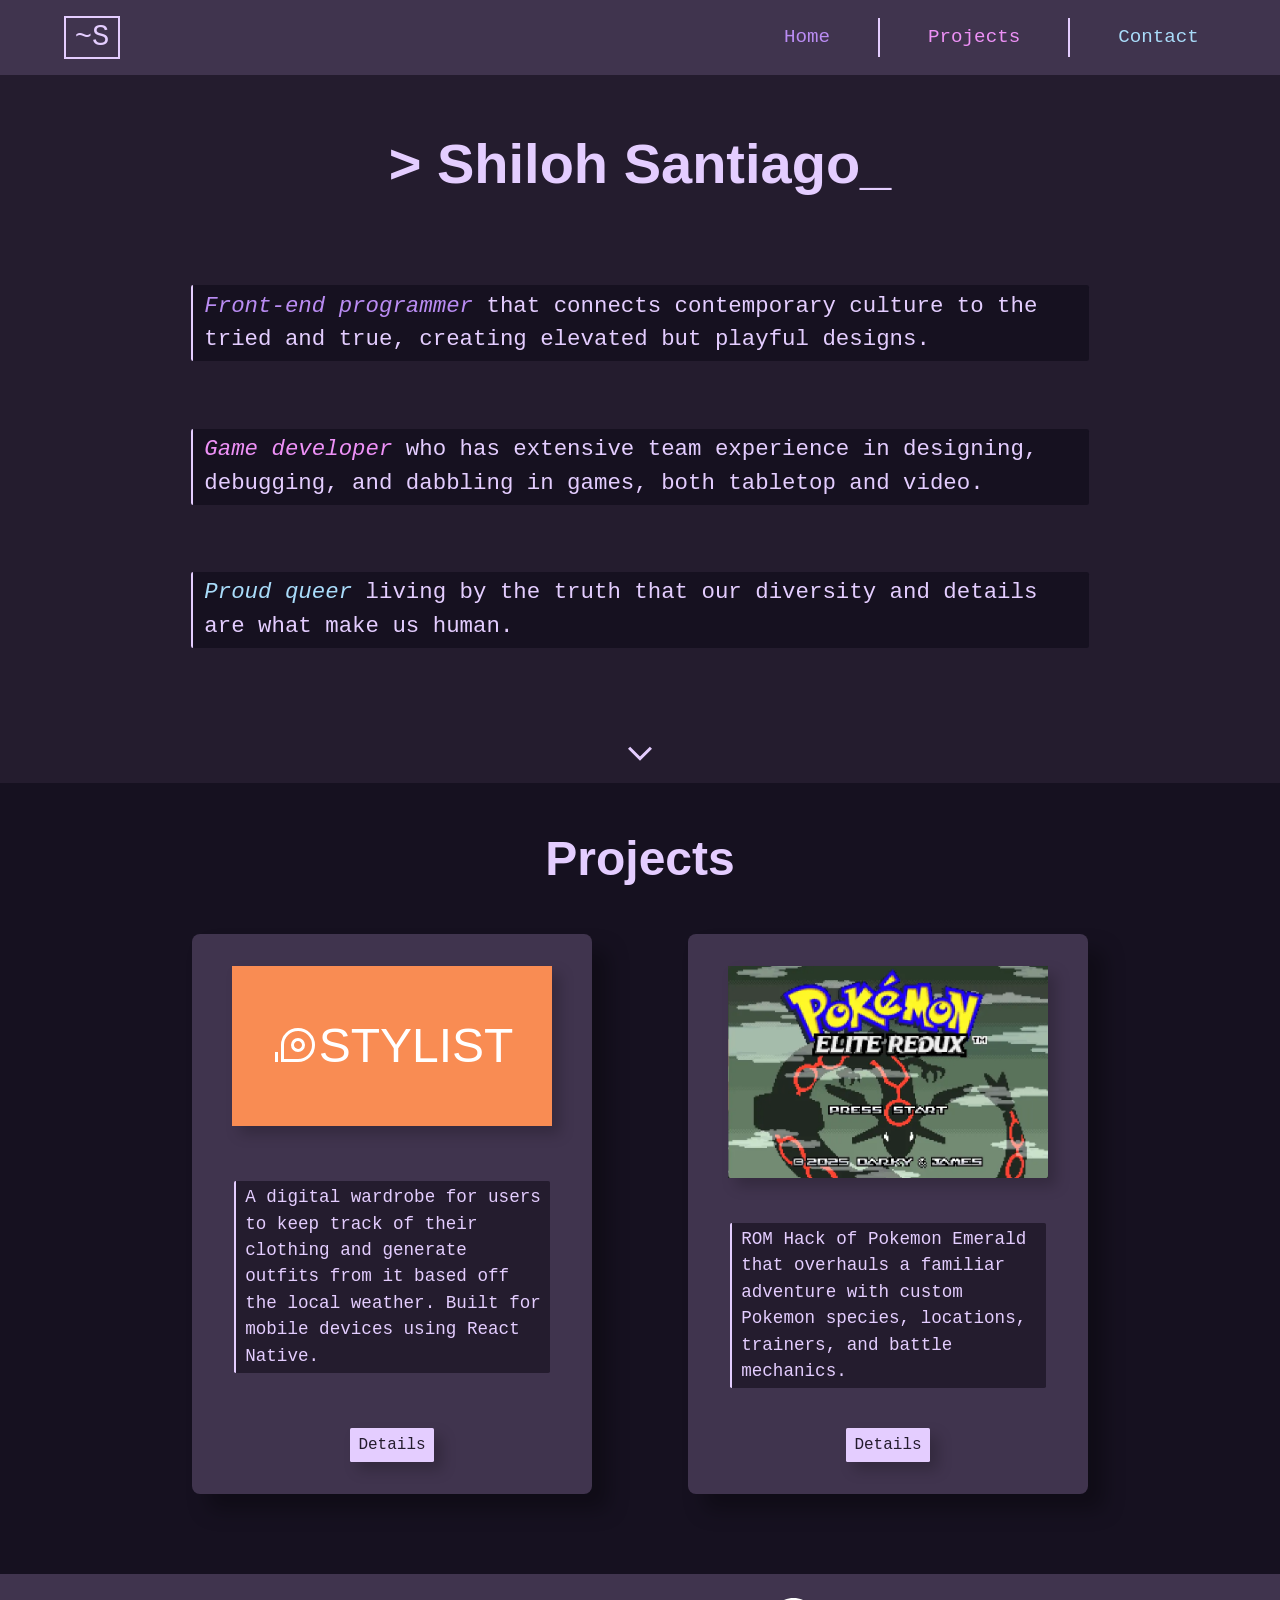
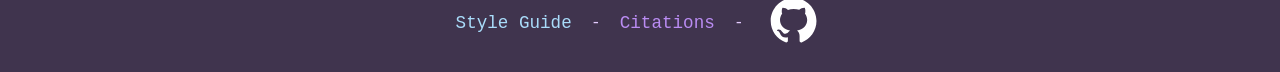
<file: pages/index.html>
<!DOCTYPE html>
<html lang="en">
<head>
    <meta charset="UTF-8">
    <meta name="viewport" content="width=device-width, initial-scale=1.0">
    <title>Shiloh Santiago</title>
    <link rel="stylesheet" href="../styles/base.css">
    <link rel="stylesheet" href="../styles/home.css">
    <script src="../scripts/base.js" defer></script>
</head>
<body>
    <header>
        <img id="header-burger" src="../assets/burger_menu.svg" onclick="openNavMenu()" alt="Open menu">
        <a href="index.html" class="nav-wordmark">~S</a>
        <nav id="header-nav">
            <a class="purple" href="index.html" tabindex="0">Home</a>
            <a class="pink" href="#down-icon" tabindex="0">Projects</a>
            <a class="teal" href="contact.html" tabindex="0">Contact</a>
        </nav>
    </header>
    <section>
        <h1 id="name-title">> Shiloh Santiago<span class="blinking">_</span></h1>

        <p class="bio"><em class="purple"><a href="https://en.wikipedia.org/wiki/Front-end_web_development">Front-end programmer</a></em> that connects contemporary culture to the tried and true, creating elevated but playful designs.</p>

        <p class="bio"><em class="pink"><a href="https://en.wikipedia.org/wiki/Video_game_developer">Game developer</a></em> who has extensive team experience in designing, debugging, and dabbling in games, both tabletop and video.</p>

        <p class="bio"><em class="teal"><a href="https://en.wikipedia.org/wiki/Queer">Proud queer</a></em> living by the truth that our diversity and details are what make us human.</p>
    </section>
    <a class="icon-link" href="#down-icon"><img id="down-icon" src="../assets/keyboard_arrow_down.svg" alt="Downwards arrow icon, move down to project section"></a>
    <section id="project-section">
        <h2 id="projects-heading">Projects</h2>
        <div id="project-container">
            <div class="project-card" id="stylist-card">
                <div id="stylist-thumbnail">
                    <img loading="lazy" src="../assets/stylist_tape.svg" alt="Stylist Tape Measure logo">
                    <p id="stylist-wordmark">STYLIST</p>
                </div>
                <p class="project-desc" id="stylist-desc">A digital wardrobe for users to keep track of their clothing and generate outfits from it based off the local weather. Built for mobile devices using React Native.</p>
                <a class="button" id="stylist-button" href="stylist.html">Details</a>
            </div>
            <div class="project-card" id="er-card">
                <div id="er-thumbnail">
                    <img loading="lazy" id="er-title" src="../assets/eliteredux_title.webp" alt="Pokemon Elite Redux, title screen">
                </div>
                <p class="project-desc" id="er-desc">ROM Hack of Pokemon Emerald that overhauls a familiar adventure with custom Pokemon species, locations, trainers, and battle mechanics.</p>
                <a class="button" id="er-button" href="eliteredux.html">Details</a>
            </div>
        </div>
    </section>
    <footer>
        <a href="styleguide.html"><span class="teal">Style Guide</span></a>
        <span class="dash-seperator" aria-hidden="true">-</span>
        <a href="citations.html"><span class="purple">Citations</span></a>
        <span class="dash-seperator" aria-hidden="true">-</span>
        <a  href="https://github.com/iunrr/iat339-portfolio"><img id="github-invertocat" src="../assets/GitHub_Invertocat_White_Clearspace.svg" alt="Github Logo, portfolio Github repository"></a>
    </footer>
    <nav id="menu-nav">
        <div id="menu-top">
            <a href="index.html" class="nav-wordmark" id="menu-wordmark">~S</a>
            <img id="close-menu-icon" src="../assets/close.svg" onclick="closeNavMenu()" alt="Close menu">
        </div>
        <a class="purple" href="index.html" tabindex="0">Home</a>
        <a class="pink" href="#down-icon" tabindex="0">Projects</a>
        <a class="teal" tabindex="0">Contact</a>
    </nav>
    <div id="menu-shadow" onclick="closeNavMenu()" aria-hidden="true"></div>
</body>
</html>
</file>
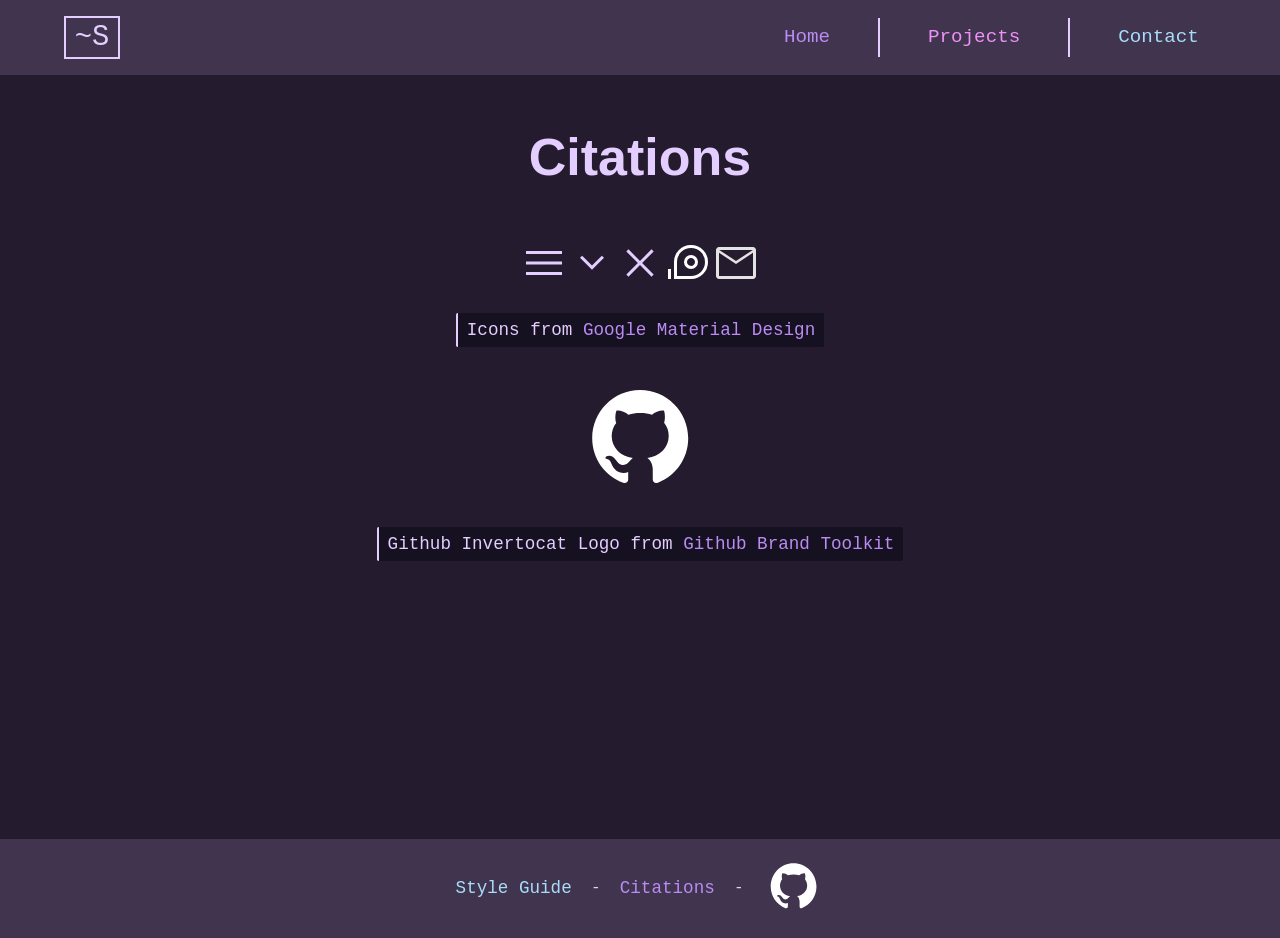
<file: pages/citations.html>
<!DOCTYPE html>
<html lang="en">
<head>
    <meta charset="UTF-8">
    <meta name="viewport" content="width=device-width, initial-scale=1.0">
    <title>Shiloh Santiago</title>
    <link rel="stylesheet" href="../styles/base.css">
    <link rel="stylesheet" href="../styles/citations.css">
    <script src="../scripts/base.js" defer></script>
</head>
<body>
    <header>
        <img id="header-burger" src="../assets/burger_menu.svg" onclick="openNavMenu()" alt="Open menu">
        <a href="index.html" class="nav-wordmark">~S</a>
        <nav id="header-nav">
            <a class="purple" href="index.html" tabindex="0">Home</a>
            <a class="pink" href="index.html#down-icon" tabindex="0">Projects</a>
            <a class="teal" href="contact.html" tabindex="0">Contact</a>
        </nav>
    </header>
    <main>
        <h1>Citations</h1>
        <div class="citation-item">
            <div class="citation-container">
                <img src="../assets/burger_menu.svg" alt="Open menu">
                <img src="../assets/keyboard_arrow_down.svg" alt="Downwards arrow icon">
                <img src="../assets/close.svg" alt="Close menu">
                <img src="../assets/stylist_tape.svg" alt="Stylist Tape Measure logo">
                <img src="../assets/mail.svg" alt="Mail letter icon">
            </div>
            <p class="citation-desc">Icons from <a href="https://fonts.google.com/icons"><span class="purple">Google Material Design</span></a></p>
        </div>
        <div class="citation-item">
            <div class="citation-container">
                <img src="../assets/GitHub_Invertocat_White_Clearspace.svg" alt="Github Invertocat Logo">
            </div>
            <p class="citation-desc">Github Invertocat Logo from <a href="https://brand.github.com/foundations/logo"><span class="purple">Github Brand Toolkit</span></a></p>
        </div>
    </main>
    <footer>
        <a href="styleguide.html"><span class="teal">Style Guide</span></a>
        <span class="dash-seperator" aria-hidden="true">-</span>
        <a href="citations.html"><span class="purple">Citations</span></a>
        <span class="dash-seperator" aria-hidden="true">-</span>
        <a  href="https://github.com/iunrr/iat339-portfolio"><img id="github-invertocat" src="../assets/GitHub_Invertocat_White_Clearspace.svg" alt="Github Logo, portfolio Github repository"></a>
    </footer>
    <nav id="menu-nav">
        <div id="menu-top">
            <a href="index.html" class="nav-wordmark" id="menu-wordmark">~S</a>
            <img id="close-menu-icon" src="../assets/close.svg" onclick="closeNavMenu()" alt="Close menu">
        </div>
        <a class="purple" href="index.html" tabindex="0">Home</a>
        <a class="pink" href="#down-icon" tabindex="0">Projects</a>
        <a class="teal" tabindex="0">Contact</a>
    </nav>
    <div id="menu-shadow" onclick="closeNavMenu()" aria-hidden="true"></div>
</body>
</html>
</file>
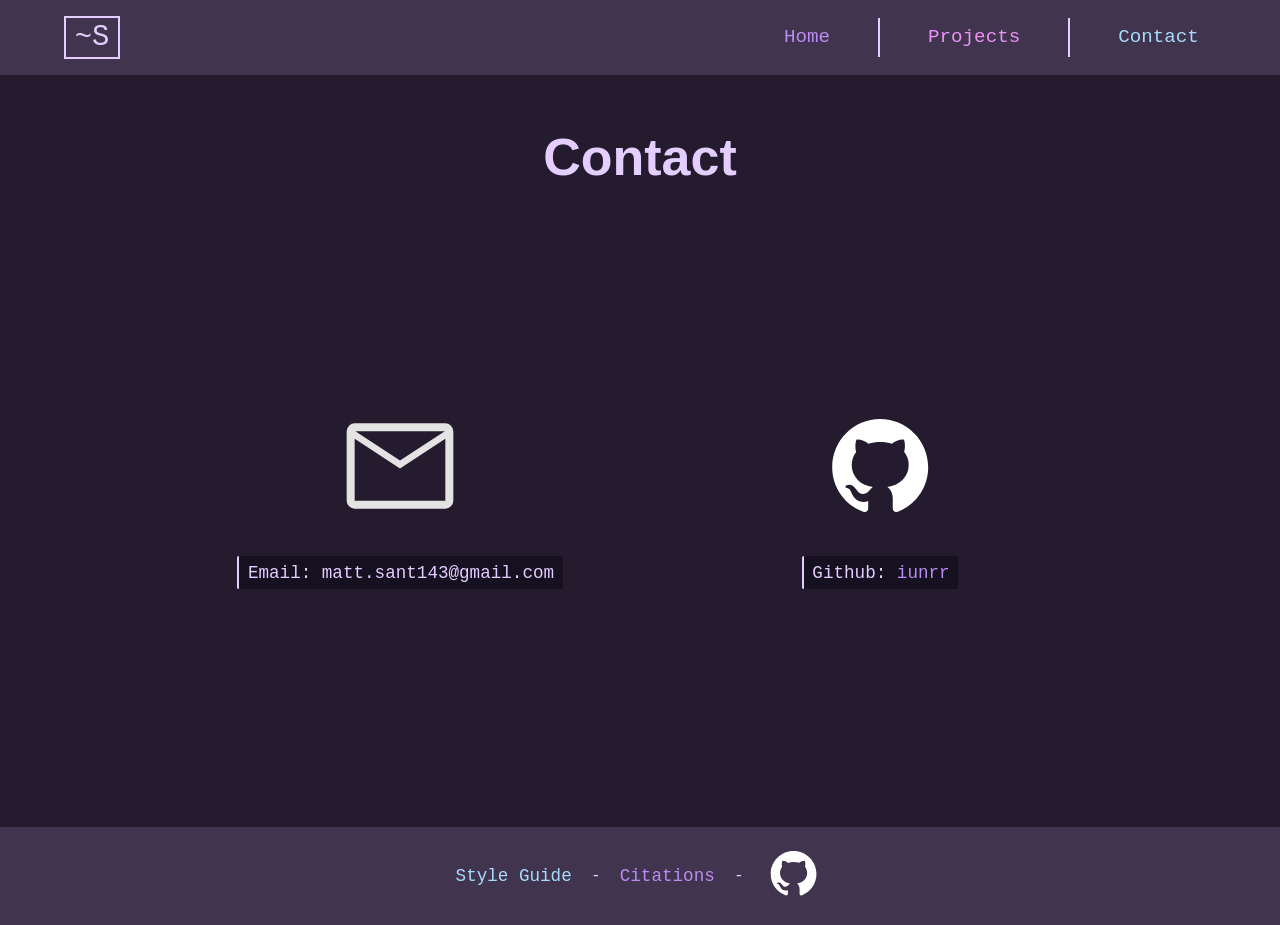
<file: pages/contact.html>
<!DOCTYPE html>
<html lang="en">
<head>
    <meta charset="UTF-8">
    <meta name="viewport" content="width=device-width, initial-scale=1.0">
    <title>Shiloh Santiago</title>
    <link rel="stylesheet" href="../styles/base.css">
    <link rel="stylesheet" href="../styles/contact.css">
    <script src="../scripts/base.js" defer></script>
</head>
<body>
    <header>
        <img id="header-burger" src="../assets/burger_menu.svg" onclick="openNavMenu()" alt="Open menu">
        <a href="index.html" class="nav-wordmark">~S</a>
        <nav id="header-nav">
            <a class="purple" href="index.html" tabindex="0">Home</a>
            <a class="pink" href="index.html#down-icon" tabindex="0">Projects</a>
            <a class="teal" href="contact.html" tabindex="0">Contact</a>
        </nav>
    </header>
    <main>
        <h1>Contact</h1>
        <div class="contact-section">
            <div class="contact-item">
                <div class="contact-container">
                    <img class="contact-img" src="../assets/mail.svg" alt="Mail letter icon">
                </div>
                <p class="contact-desc">Email: matt.sant143@gmail.com</p>
            </div>
            <div class="contact-item">
                <div class="contact-container">
                    <img class="contact-img" src="../assets/GitHub_Invertocat_White_Clearspace.svg" alt="Github Invertocat Logo">
                </div>
                <p class="contact-desc">Github: <a href="https://brand.github.com/foundations/logo"><span class="purple">iunrr</span></a></p>
            </div>
        </div>
    </main>
    <footer>
        <a href="styleguide.html"><span class="teal">Style Guide</span></a>
        <span class="dash-seperator" aria-hidden="true">-</span>
        <a href="citations.html"><span class="purple">Citations</span></a>
        <span class="dash-seperator" aria-hidden="true">-</span>
        <a  href="https://github.com/iunrr/iat339-portfolio"><img id="github-invertocat" src="../assets/GitHub_Invertocat_White_Clearspace.svg" alt="Github Logo, portfolio Github repository"></a>
    </footer>
    <nav id="menu-nav">
        <div id="menu-top">
            <a href="index.html" class="nav-wordmark" id="menu-wordmark">~S</a>
            <img id="close-menu-icon" src="../assets/close.svg" onclick="closeNavMenu()" alt="Close menu">
        </div>
        <a class="purple" href="index.html" tabindex="0">Home</a>
        <a class="pink" href="#down-icon" tabindex="0">Projects</a>
        <a class="teal" tabindex="0">Contact</a>
    </nav>
    <div id="menu-shadow" onclick="closeNavMenu()" aria-hidden="true"></div>
</body>
</html>
</file>
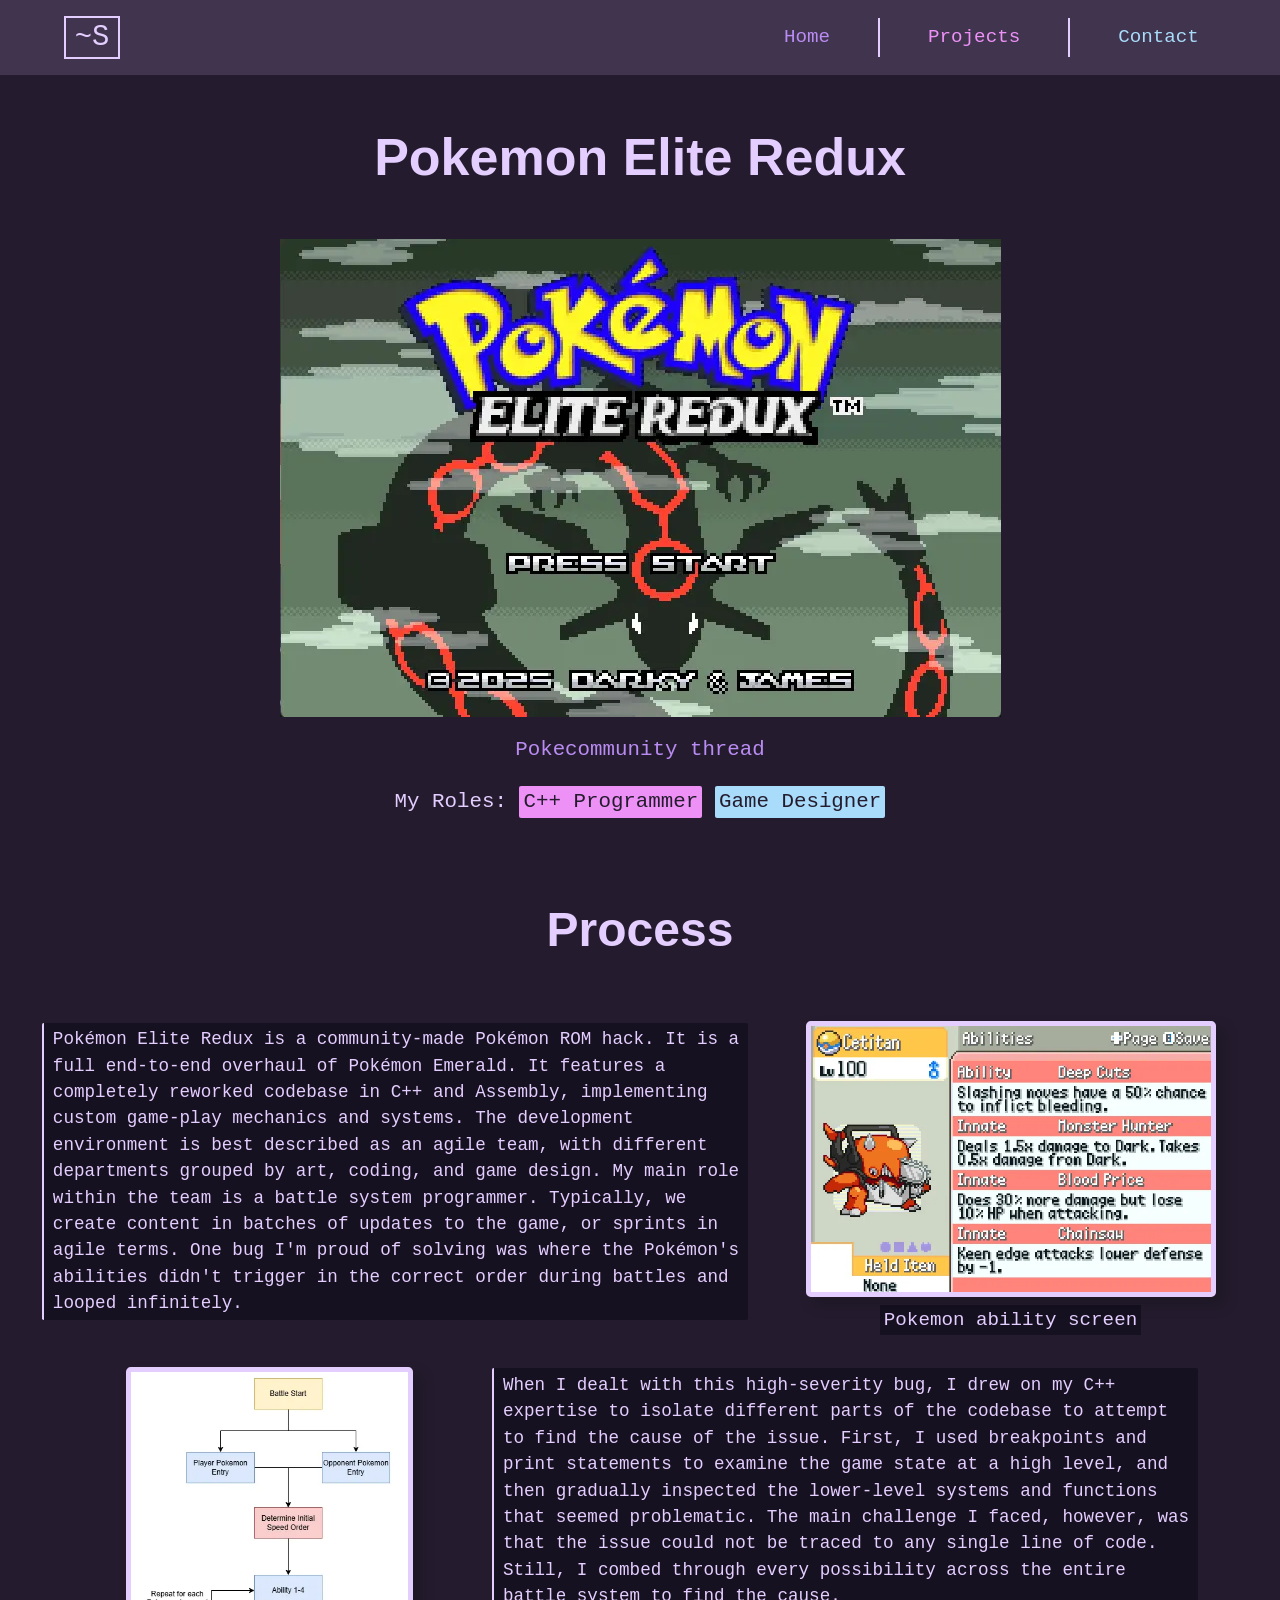
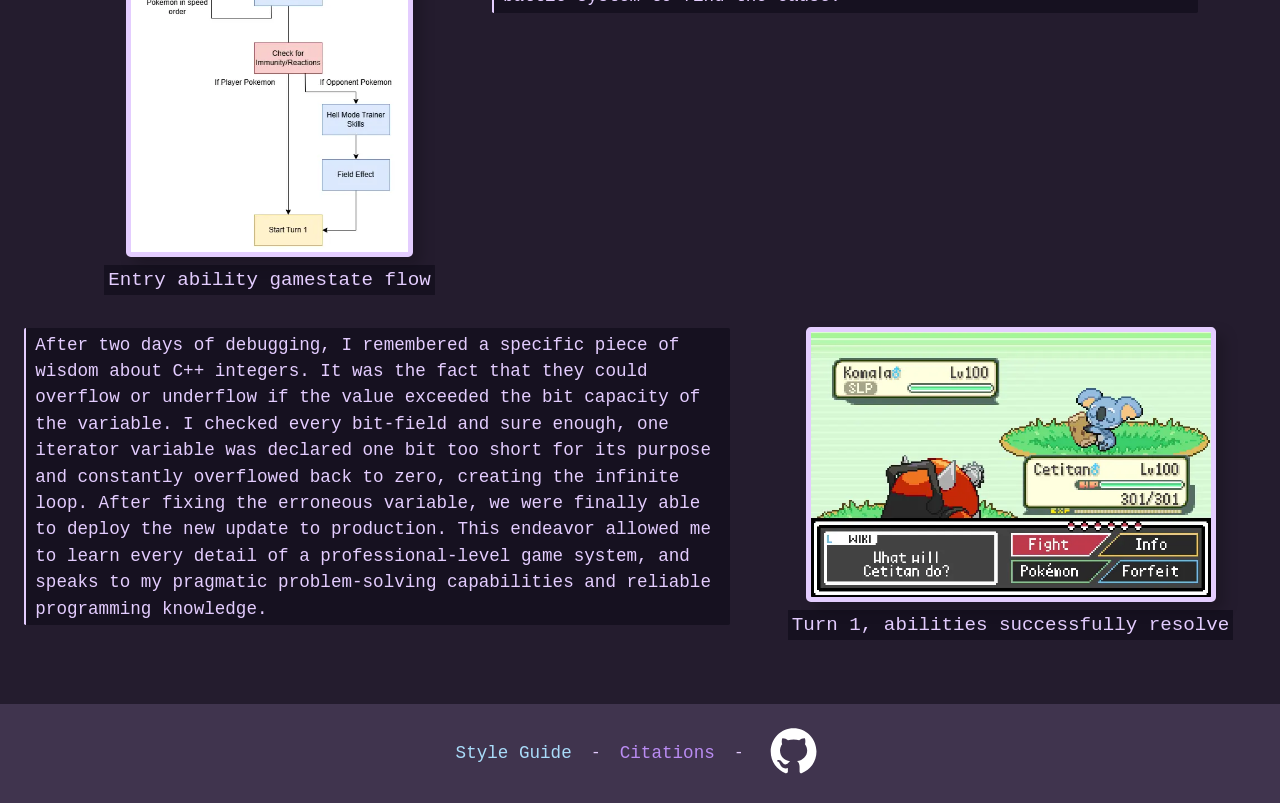
<file: pages/eliteredux.html>
<!DOCTYPE html>
<html lang="en">
<head>
    <meta charset="UTF-8">
    <meta name="viewport" content="width=device-width, initial-scale=1.0">
    <title>Shiloh Santiago</title>
    <link rel="stylesheet" href="../styles/base.css">
    <link rel="stylesheet" href="../styles/project.css">
    <script src="../scripts/base.js" defer></script>
</head>
<body>
    <header>
        <img id="header-burger" src="../assets/burger_menu.svg" onclick="openNavMenu()" alt="Open menu">
        <a href="index.html" class="nav-wordmark">~S</a>
        <nav id="header-nav">
            <a class="purple" href="index.html" tabindex="0">Home</a>
            <a class="pink" href="index.html#down-icon" tabindex="0">Projects</a>
            <a class="teal" href="contact.html" tabindex="0">Contact</a>
        </nav>
    </header>
    <main>
        <div id="project-info">
            <h1 class="project-title">Pokemon Elite Redux</h1>
            <img class="project-thumbnail" src="../assets/eliteredux_title.webp" alt="Pokemon Elite Redux title screen, showing Rayquaza">
            <a class="project-link" href="https://www.pokecommunity.com/threads/pok%C3%A9mon-elite-redux-v2-65-beta-complete-%E2%80%94-unique-multi-ability-difficulty-hack.499227/">Pokecommunity thread</a>
            <p id="my-roles">My Roles: <a  class="role" href="https://en.wikipedia.org/wiki/C%2B%2B">C++ Programmer</a> <a  class="role" href="https://en.wikipedia.org/wiki/Game_design">Game Designer</a></p>
        </div>
        <div id="process-container">
            <h2>Process</h2>
            <div class="process-item">
                <p class="process-desc">Pokémon Elite Redux is a community-made Pokémon ROM hack. It is a full end-to-end overhaul of Pokémon Emerald. It features a completely reworked codebase in C++ and Assembly, implementing custom game-play mechanics and systems. The development environment is best described as an agile team, with different departments grouped by art, coding, and game design. My main role within the team is a battle system programmer. Typically, we create content in batches of updates to the game, or sprints in agile terms. One bug I'm proud of solving was where the Pokémon's abilities didn't trigger in the correct order during battles and looped infinitely.</p>
                <figure class="artifact">
                    <img loading="lazy" class="artifact-img" src="../assets/erabilityscreen.webp" alt="Cetitan-Redux and its four abilities in the summary screen.">
                    <figcaption class="artifact-desc">Pokemon ability screen</figcaption>
                </figure>
            </div>
            <div class="process-item">
                <p class="process-desc">When I dealt with this high-severity bug, I drew on my C++ expertise to isolate different parts of the codebase to attempt to find the cause of the issue. First, I used breakpoints and print statements to examine the game state at a high level, and then gradually inspected the lower-level systems and functions that seemed problematic. The main challenge I faced, however, was that the issue could not be traced to any single line of code. Still, I combed through every possibility across the entire battle system to find the cause.</p>
                <figure class="artifact">
                    <img loading="lazy" class="artifact-img" src="../assets/erabilityflow.webp" alt="Flowchart depicting the order of ability events at the start of battle.">
                    <figcaption class="artifact-desc">Entry ability gamestate flow</figcaption>
                </figure>
            </div>
            <div class="process-item">
                <p class="process-desc">After two days of debugging, I remembered a specific piece of wisdom about C++ integers. It was the fact that they could overflow or underflow if the value exceeded the bit capacity of the variable. I checked every bit-field and sure enough, one iterator variable was declared one bit too short for its purpose and constantly overflowed back to zero, creating the infinite loop. After fixing the erroneous variable, we were finally able to deploy the new update to production. This endeavor allowed me to learn every detail of a professional-level game system, and speaks to my pragmatic problem-solving capabilities and reliable programming knowledge.</p>
                <figure class="artifact">
                    <img loading="lazy" class="artifact-img" src="../assets/erturn1.webp" alt="Cetitan-Redux in battle against a Komala, player is given control">
                    <figcaption class="artifact-desc">Turn 1, abilities successfully resolve</figcaption>
                </figure>
            </div>
        </div>
    </main>
    <footer>
        <a href="styleguide.html"><span class="teal">Style Guide</span></a>
        <span class="dash-seperator" aria-hidden="true">-</span>
        <a href="citations.html"><span class="purple">Citations</span></a>
        <span class="dash-seperator" aria-hidden="true">-</span>
        <a  href="https://github.com/iunrr/iat339-portfolio"><img id="github-invertocat" src="../assets/GitHub_Invertocat_White_Clearspace.svg" alt="Github Logo, portfolio Github repository"></a>
    </footer>
    <nav id="menu-nav">
        <div id="menu-top">
            <a href="index.html" class="nav-wordmark" id="menu-wordmark">~S</a>
            <img id="close-menu-icon" src="../assets/close.svg" onclick="closeNavMenu()" alt="Close menu">
        </div>
        <a class="purple" href="index.html" tabindex="0">Home</a>
        <a class="pink" href="#down-icon" tabindex="0">Projects</a>
        <a class="teal" tabindex="0">Contact</a>
    </nav>
    <div id="menu-shadow" onclick="closeNavMenu()" aria-hidden="true"></div>
</body>
</html>
</file>
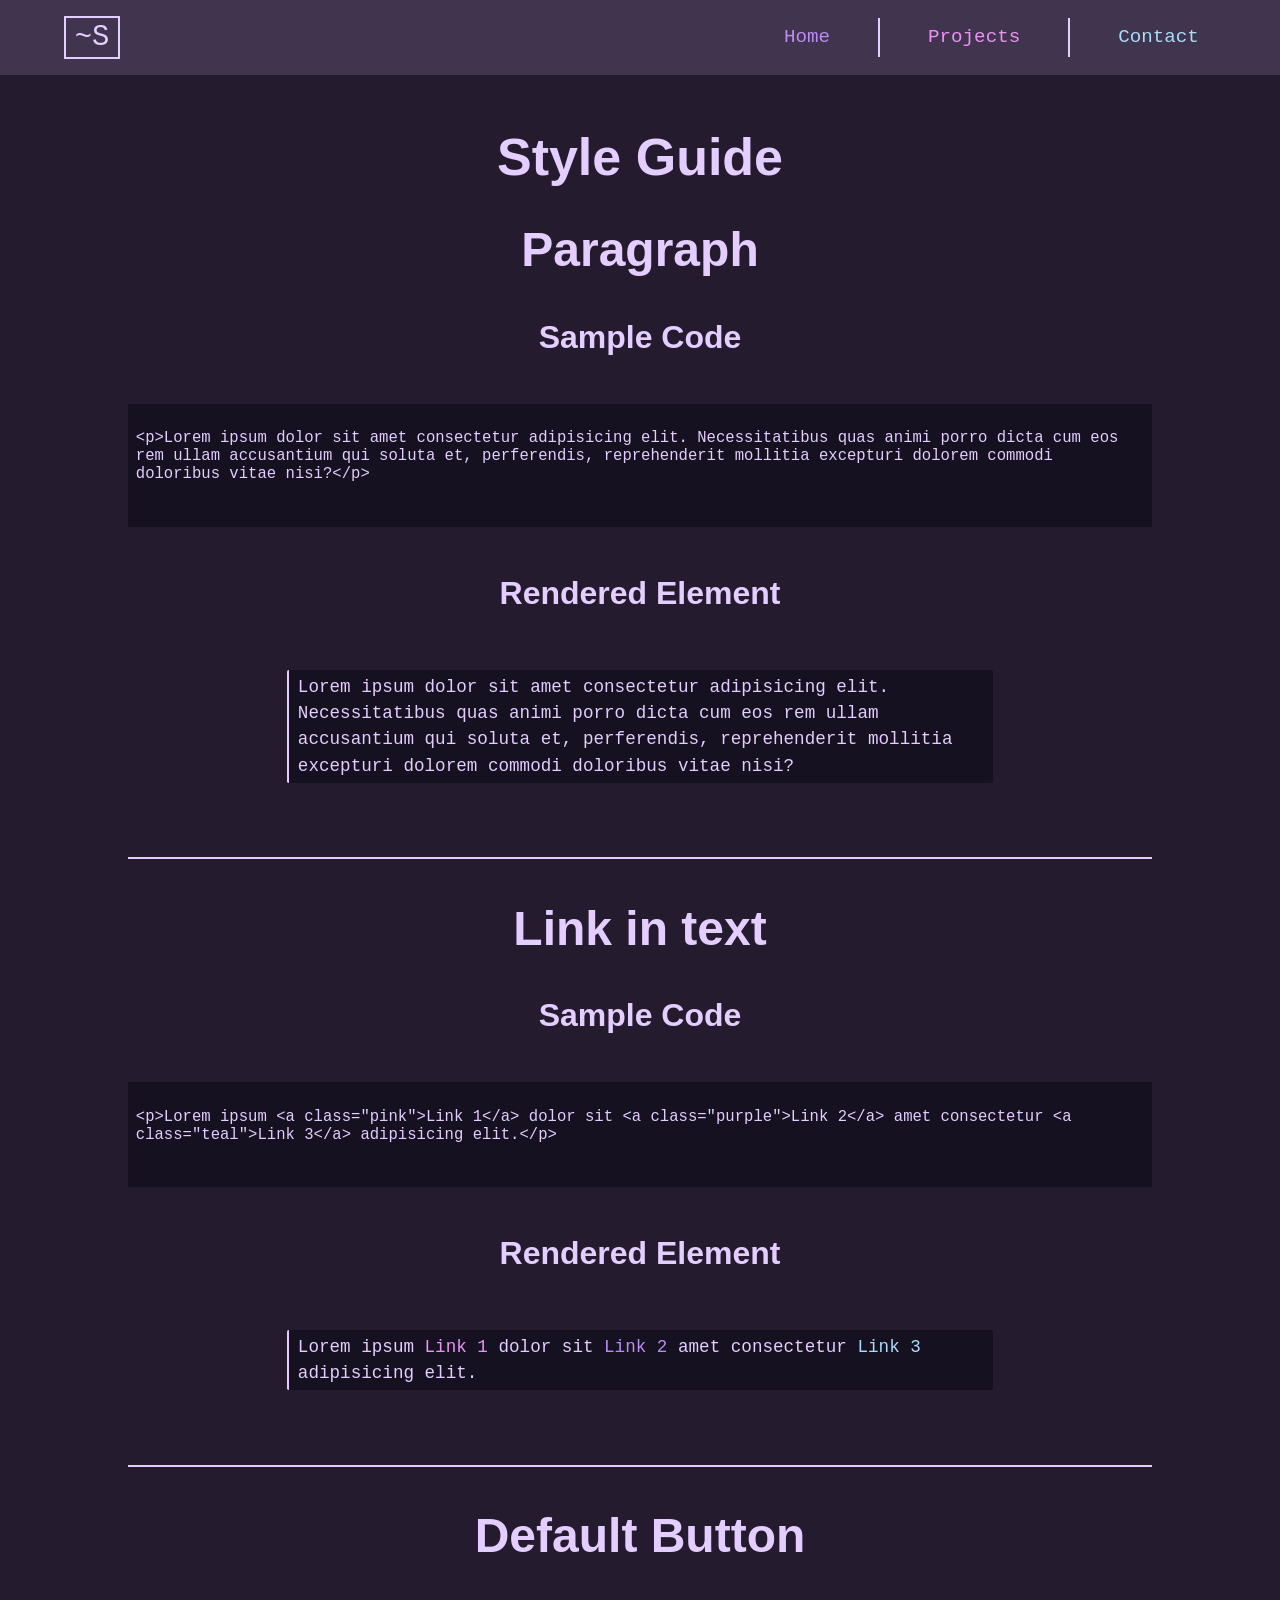
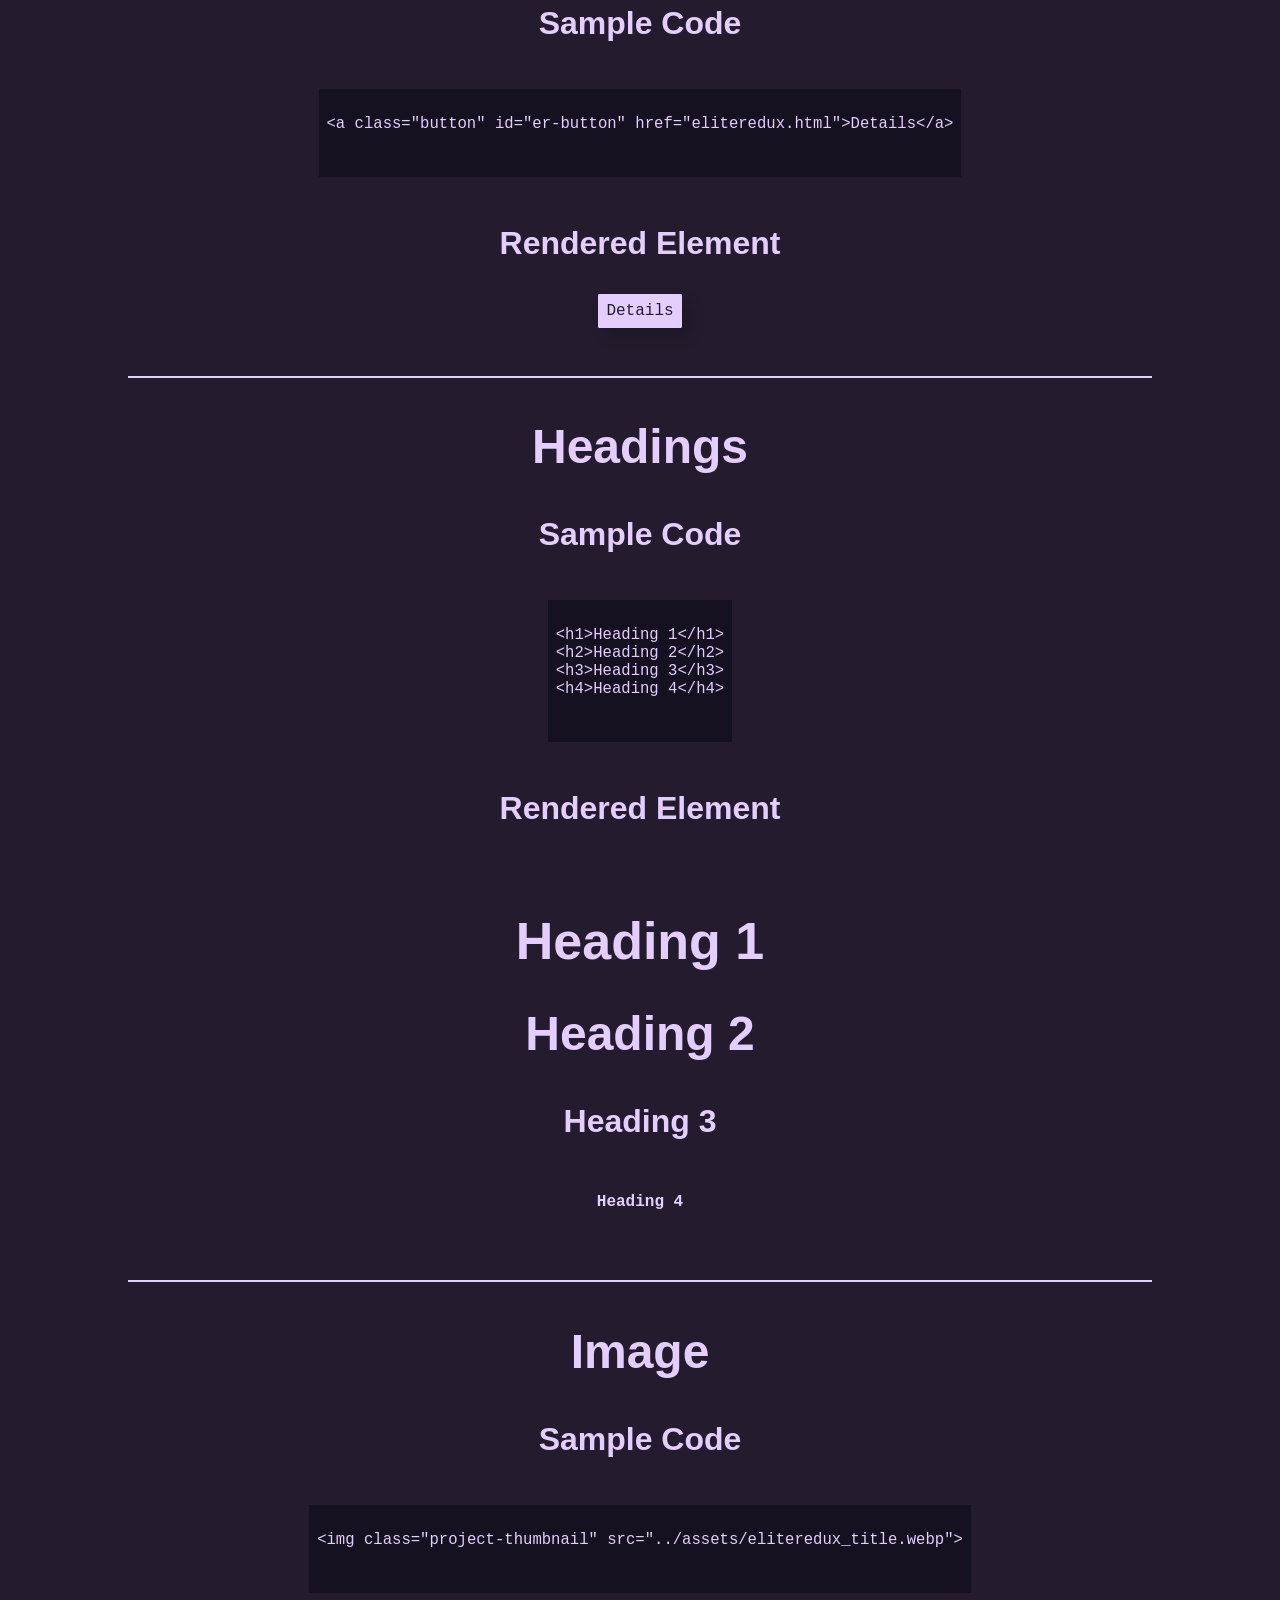
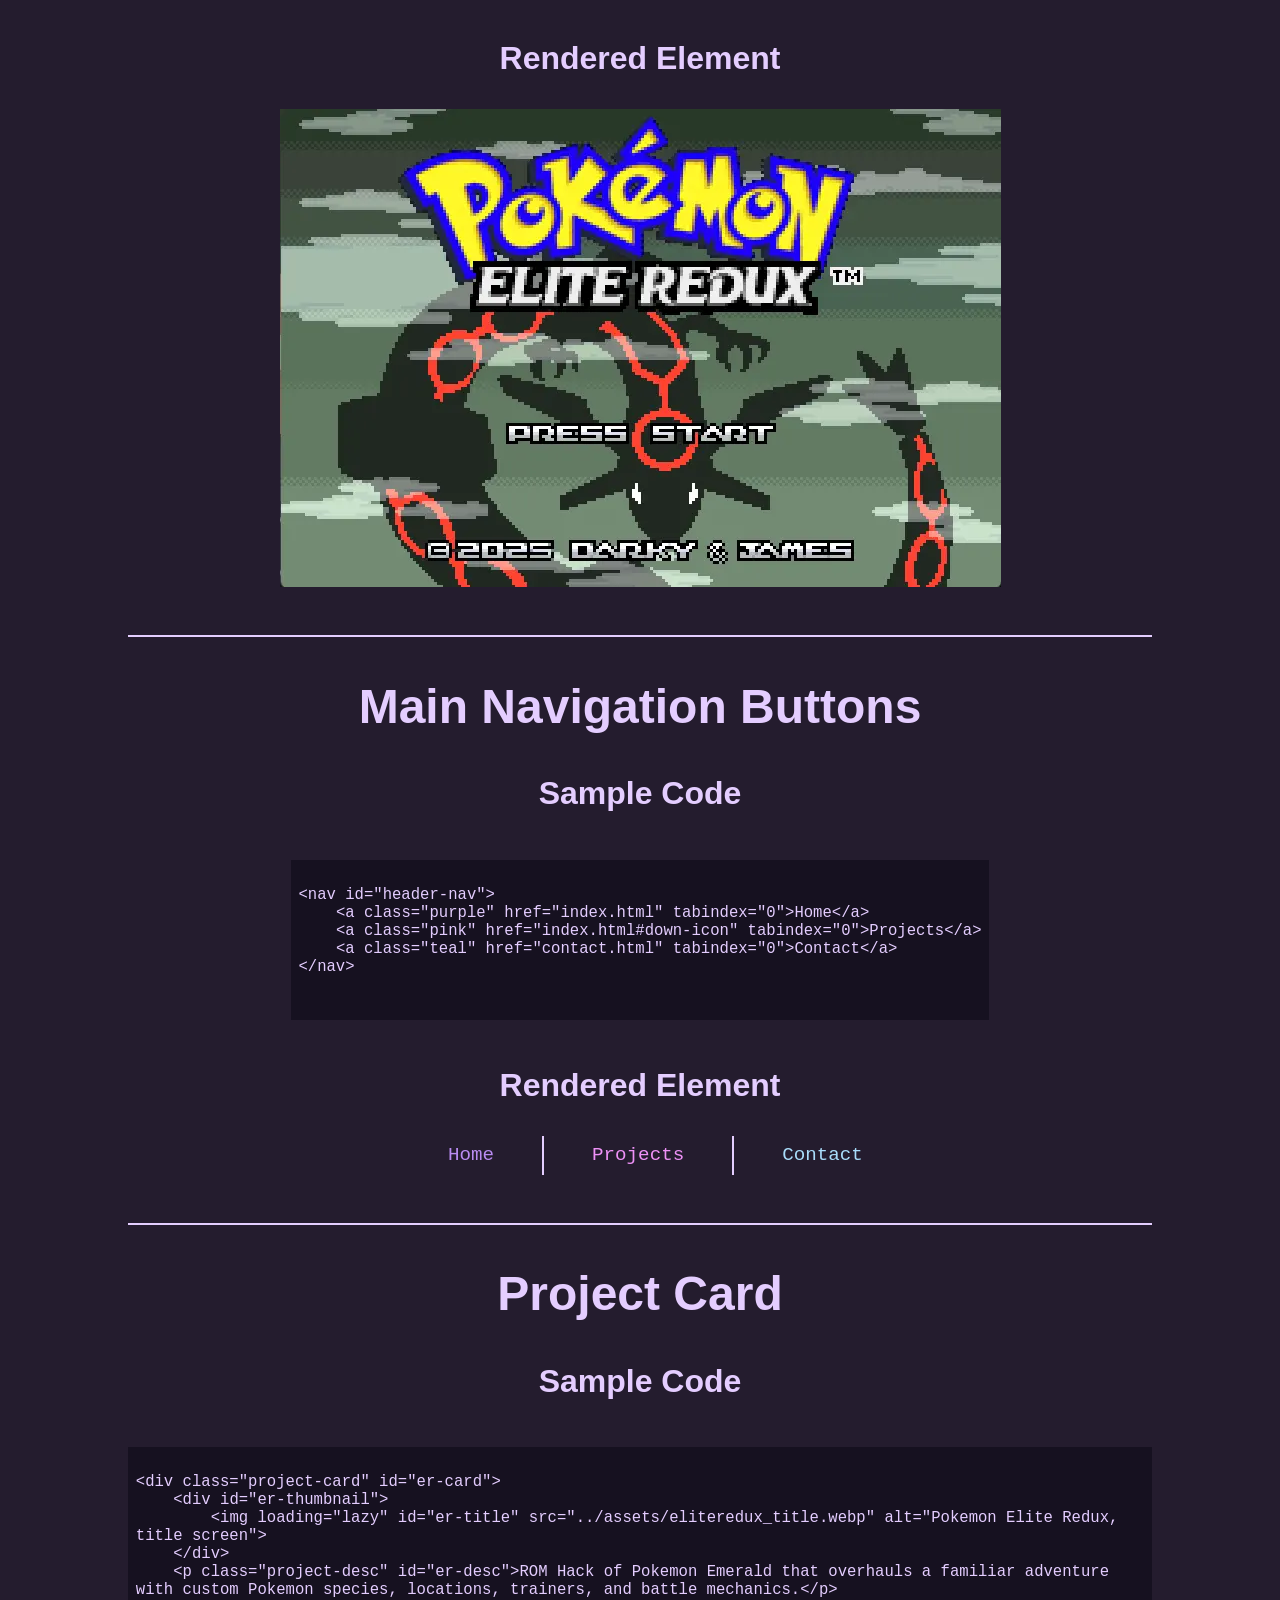
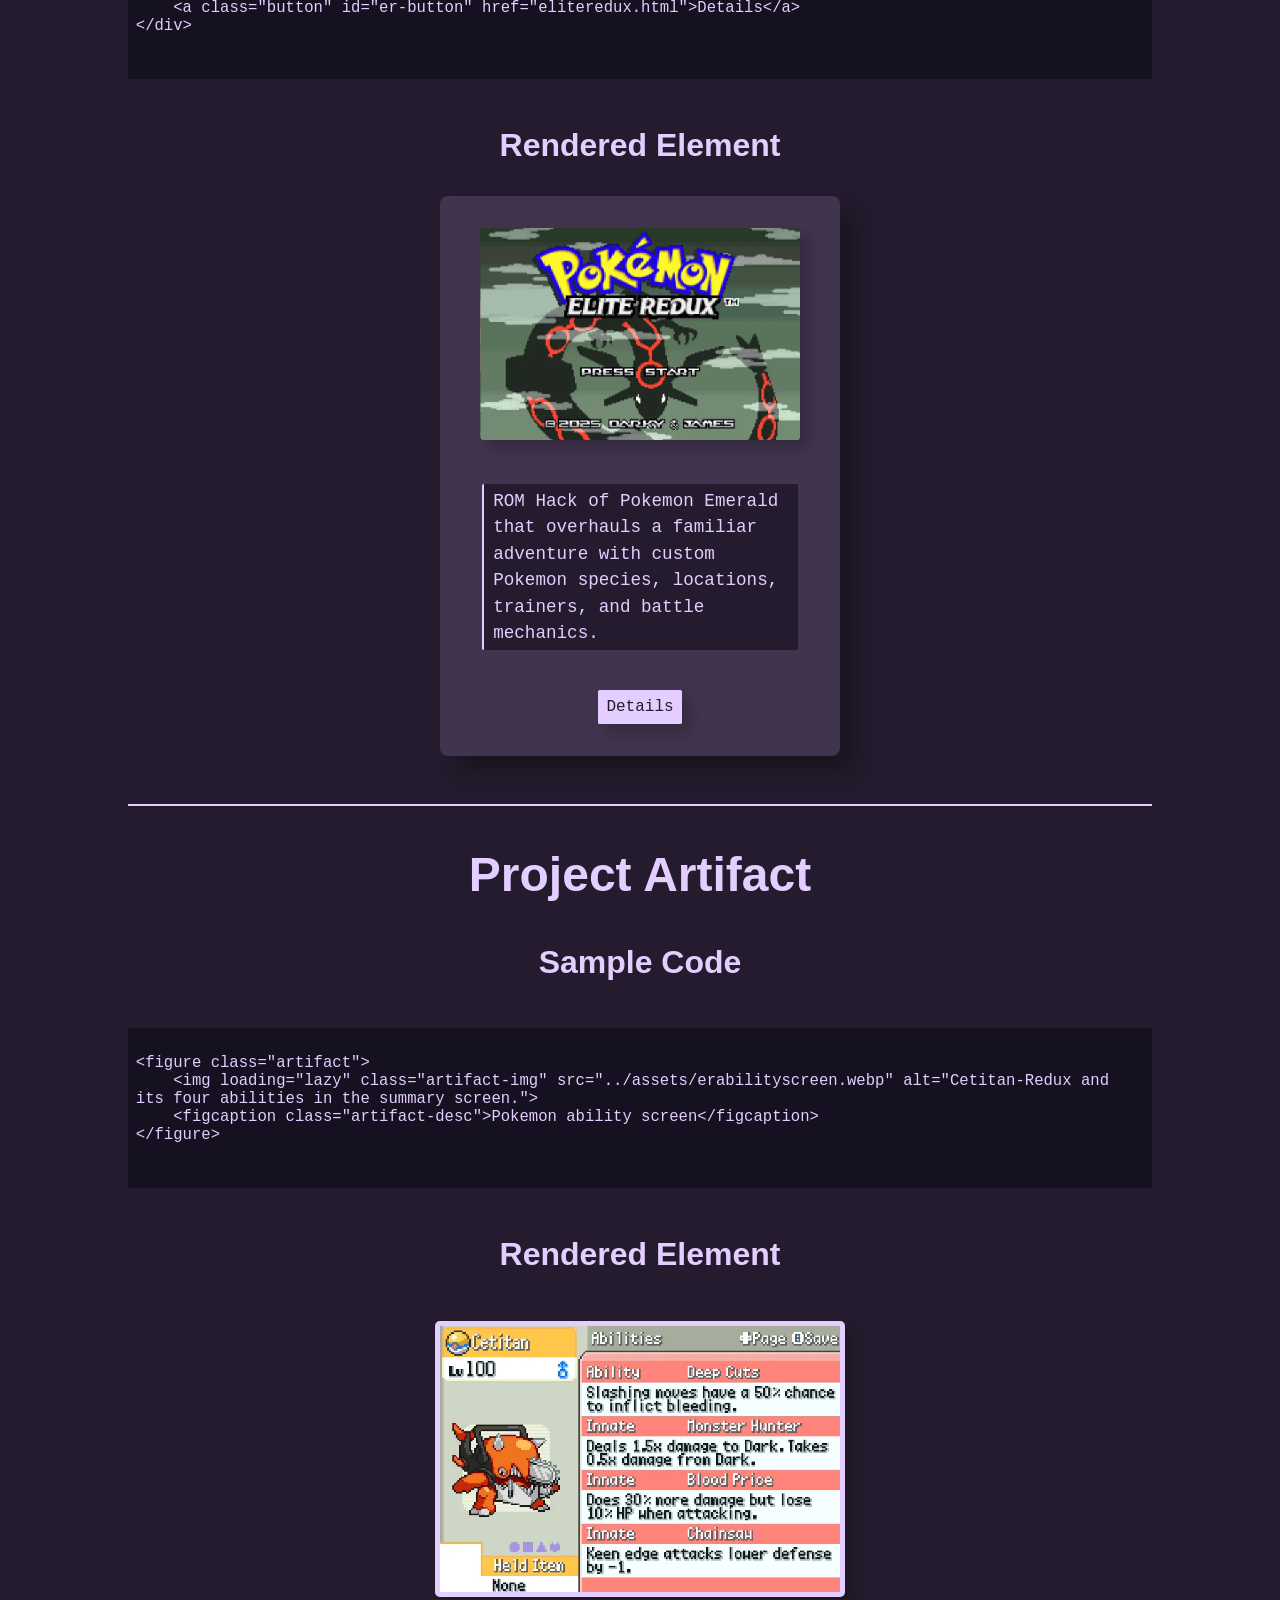
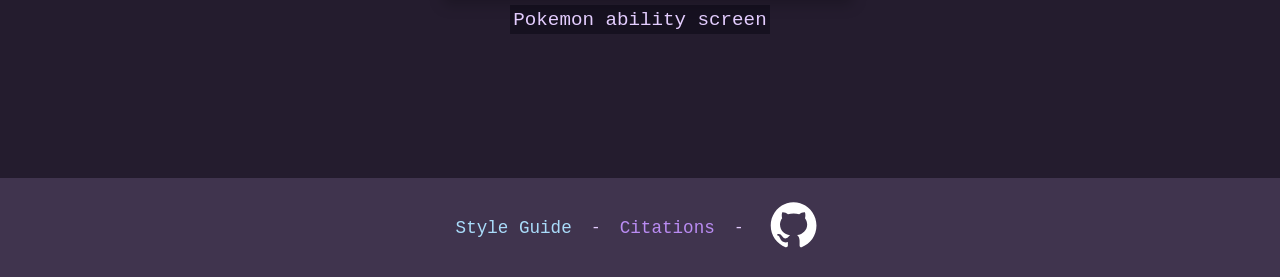
<file: pages/styleguide.html>
<!DOCTYPE html>
<html lang="en">
<head>
    <meta charset="UTF-8">
    <meta name="viewport" content="width=device-width, initial-scale=1.0">
    <title>Shiloh Santiago</title>
    <link rel="stylesheet" href="../styles/base.css">
    <link rel="stylesheet" href="../styles/home.css">
    <link rel="stylesheet" href="../styles/styleguide.css">
    <link rel="stylesheet" href="../styles/project.css">
    <script src="../scripts/base.js" defer></script>
</head>
<body>
    <header>
        <img id="header-burger" src="../assets/burger_menu.svg" onclick="openNavMenu()" alt="Open menu">
        <a href="index.html" class="nav-wordmark">~S</a>
        <nav id="header-nav">
            <a class="purple" href="index.html" tabindex="0">Home</a>
            <a class="pink" href="index.html#down-icon" tabindex="0">Projects</a>
            <a class="teal" href="contact.html" tabindex="0">Contact</a>
        </nav>
    </header>
    <main>
        <h1>Style Guide</h1>
        <section class="style-item">
            <h2>Paragraph</h2>
            <h3>Sample Code</h3>
            <pre>
                <code>
&lt;p&gt;Lorem ipsum dolor sit amet consectetur adipisicing elit. Necessitatibus quas animi porro dicta cum eos rem ullam accusantium qui soluta et, perferendis, reprehenderit mollitia excepturi dolorem commodi doloribus vitae nisi?&lt;/p&gt;
                </code>
            </pre>
            <h3>Rendered Element</h3>
            <p>Lorem ipsum dolor sit amet consectetur adipisicing elit. Necessitatibus quas animi porro dicta cum eos rem ullam accusantium qui soluta et, perferendis, reprehenderit mollitia excepturi dolorem commodi doloribus vitae nisi?</p>
        </section>

        <section class="style-item">
            <h2>Link in text</h2>
            <h3>Sample Code</h3>
            <pre>
                <code>
&lt;p&gt;Lorem ipsum &lt;a class="pink"&gt;Link 1&lt;/a&gt; dolor sit &lt;a class="purple"&gt;Link 2&lt;/a&gt; amet consectetur &lt;a class="teal"&gt;Link 3&lt;/a&gt; adipisicing elit.&lt;/p&gt;
                </code>
            </pre>
            <h3>Rendered Element</h3>
            <p>Lorem ipsum <a class="pink">Link 1</a> dolor sit <a class="purple">Link 2</a> amet consectetur <a class="teal">Link 3</a> adipisicing elit.</p>
        </section>

        <section class="style-item">
            <h2>Default Button</h2>
            <h3>Sample Code</h3>
            <pre>
                <code>
&lt;a class="button" id="er-button" href="eliteredux.html"&gt;Details&lt;/a&gt;
                </code>
            </pre>
            <h3>Rendered Element</h3>
            <a class="button" href="">Details</a>
        </section>

        <section class="style-item">
            <h2>Headings</h2>
            <h3>Sample Code</h3>
            <pre>
                <code>
&lt;h1&gt;Heading 1&lt;/h1&gt;
&lt;h2&gt;Heading 2&lt;/h2&gt;
&lt;h3&gt;Heading 3&lt;/h3&gt;
&lt;h4&gt;Heading 4&lt;/h4&gt;
                </code>
            </pre>
            <h3>Rendered Element</h3>
            <h1>Heading 1</h1>
            <h2>Heading 2</h2>
            <h3>Heading 3</h3>
            <h4>Heading 4</h4>
        </section>

        <section class="style-item">
            <h2>Image</h2>
            <h3>Sample Code</h3>
            <pre>
                <code>
&lt;img class="project-thumbnail" src="../assets/eliteredux_title.webp"&gt;
                </code>
            </pre>
            <h3>Rendered Element</h3>
            <img class="project-thumbnail" src="../assets/eliteredux_title.webp" alt="Pokemon Elite Redux title screen, showing Rayquaza">
        </section>

        <section class="style-item">
            <h2>Main Navigation Buttons</h2>
            <h3>Sample Code</h3>
            <pre>
                <code>
&lt;nav id="header-nav"&gt;
    &lt;a class="purple" href="index.html" tabindex="0"&gt;Home&lt;/a&gt;
    &lt;a class="pink" href="index.html#down-icon" tabindex="0"&gt;Projects&lt;/a&gt;
    &lt;a class="teal" href="contact.html" tabindex="0"&gt;Contact&lt;/a&gt;
&lt;/nav&gt;
                </code>
            </pre>
            <h3>Rendered Element</h3>
            <nav id="header-nav">
                <a class="purple" href="index.html" tabindex="0">Home</a>
                <a class="pink" href="index.html#down-icon" tabindex="0">Projects</a>
                <a class="teal" href="contact.html" tabindex="0">Contact</a>
            </nav>
        </section>

        <section class="style-item">
            <h2>Project Card</h2>
            <h3>Sample Code</h3>
            <pre>
                <code>
&lt;div class="project-card" id="er-card"&gt;
    &lt;div id="er-thumbnail"&gt;
        &lt;img loading="lazy" id="er-title" src="../assets/eliteredux_title.webp" alt="Pokemon Elite Redux, title screen"&gt;
    &lt;/div&gt;
    &lt;p class="project-desc" id="er-desc"&gt;ROM Hack of Pokemon Emerald that overhauls a familiar adventure with custom Pokemon species, locations, trainers, and battle mechanics.&lt;/p&gt;
    &lt;a class="button" id="er-button" href="eliteredux.html"&gt;Details&lt;/a&gt;
&lt;/div&gt;
                </code>
            </pre>
            <h3>Rendered Element</h3>
            <div class="project-card" id="er-card">
                <div id="er-thumbnail">
                    <img loading="lazy" id="er-title" src="../assets/eliteredux_title.webp" alt="Pokemon Elite Redux, title screen">
                </div>
                <p class="project-desc" id="er-desc">ROM Hack of Pokemon Emerald that overhauls a familiar adventure with custom Pokemon species, locations, trainers, and battle mechanics.</p>
                <a class="button" id="er-button" href="eliteredux.html">Details</a>
            </div>
        </section>

        <section class="style-item">
            <h2>Project Artifact</h2>
            <h3>Sample Code</h3>
            <pre>
                <code>
&lt;figure class="artifact"&gt;
    &lt;img loading="lazy" class="artifact-img" src="../assets/erabilityscreen.webp" alt="Cetitan-Redux and its four abilities in the summary screen."&gt;
    &lt;figcaption class="artifact-desc"&gt;Pokemon ability screen&lt;/figcaption&gt;
&lt;/figure&gt;
                </code>
            </pre>
            <h3>Rendered Element</h3>
            <figure class="artifact">
                <img loading="lazy" class="artifact-img" src="../assets/erabilityscreen.webp" alt="Cetitan-Redux and its four abilities in the summary screen.">
                <figcaption class="artifact-desc">Pokemon ability screen</figcaption>
            </figure>
        </section>

    </main>
    <footer>
        <a href="styleguide.html"><span class="teal">Style Guide</span></a>
        <span class="dash-seperator" aria-hidden="true">-</span>
        <a href="citations.html"><span class="purple">Citations</span></a>
        <span class="dash-seperator" aria-hidden="true">-</span>
        <a  href="https://github.com/iunrr/iat339-portfolio"><img id="github-invertocat" src="../assets/GitHub_Invertocat_White_Clearspace.svg" alt="Github Logo, portfolio Github repository"></a>
    </footer>
    <nav id="menu-nav">
        <div id="menu-top">
            <a href="index.html" class="nav-wordmark" id="menu-wordmark">~S</a>
            <img id="close-menu-icon" src="../assets/close.svg" onclick="closeNavMenu()" alt="Close menu">
        </div>
        <a class="purple" href="index.html" tabindex="0">Home</a>
        <a class="pink" href="#down-icon" tabindex="0">Projects</a>
        <a class="teal" tabindex="0">Contact</a>
    </nav>
    <div id="menu-shadow" onclick="closeNavMenu()" aria-hidden="true"></div>
</body>
</html>
</file>
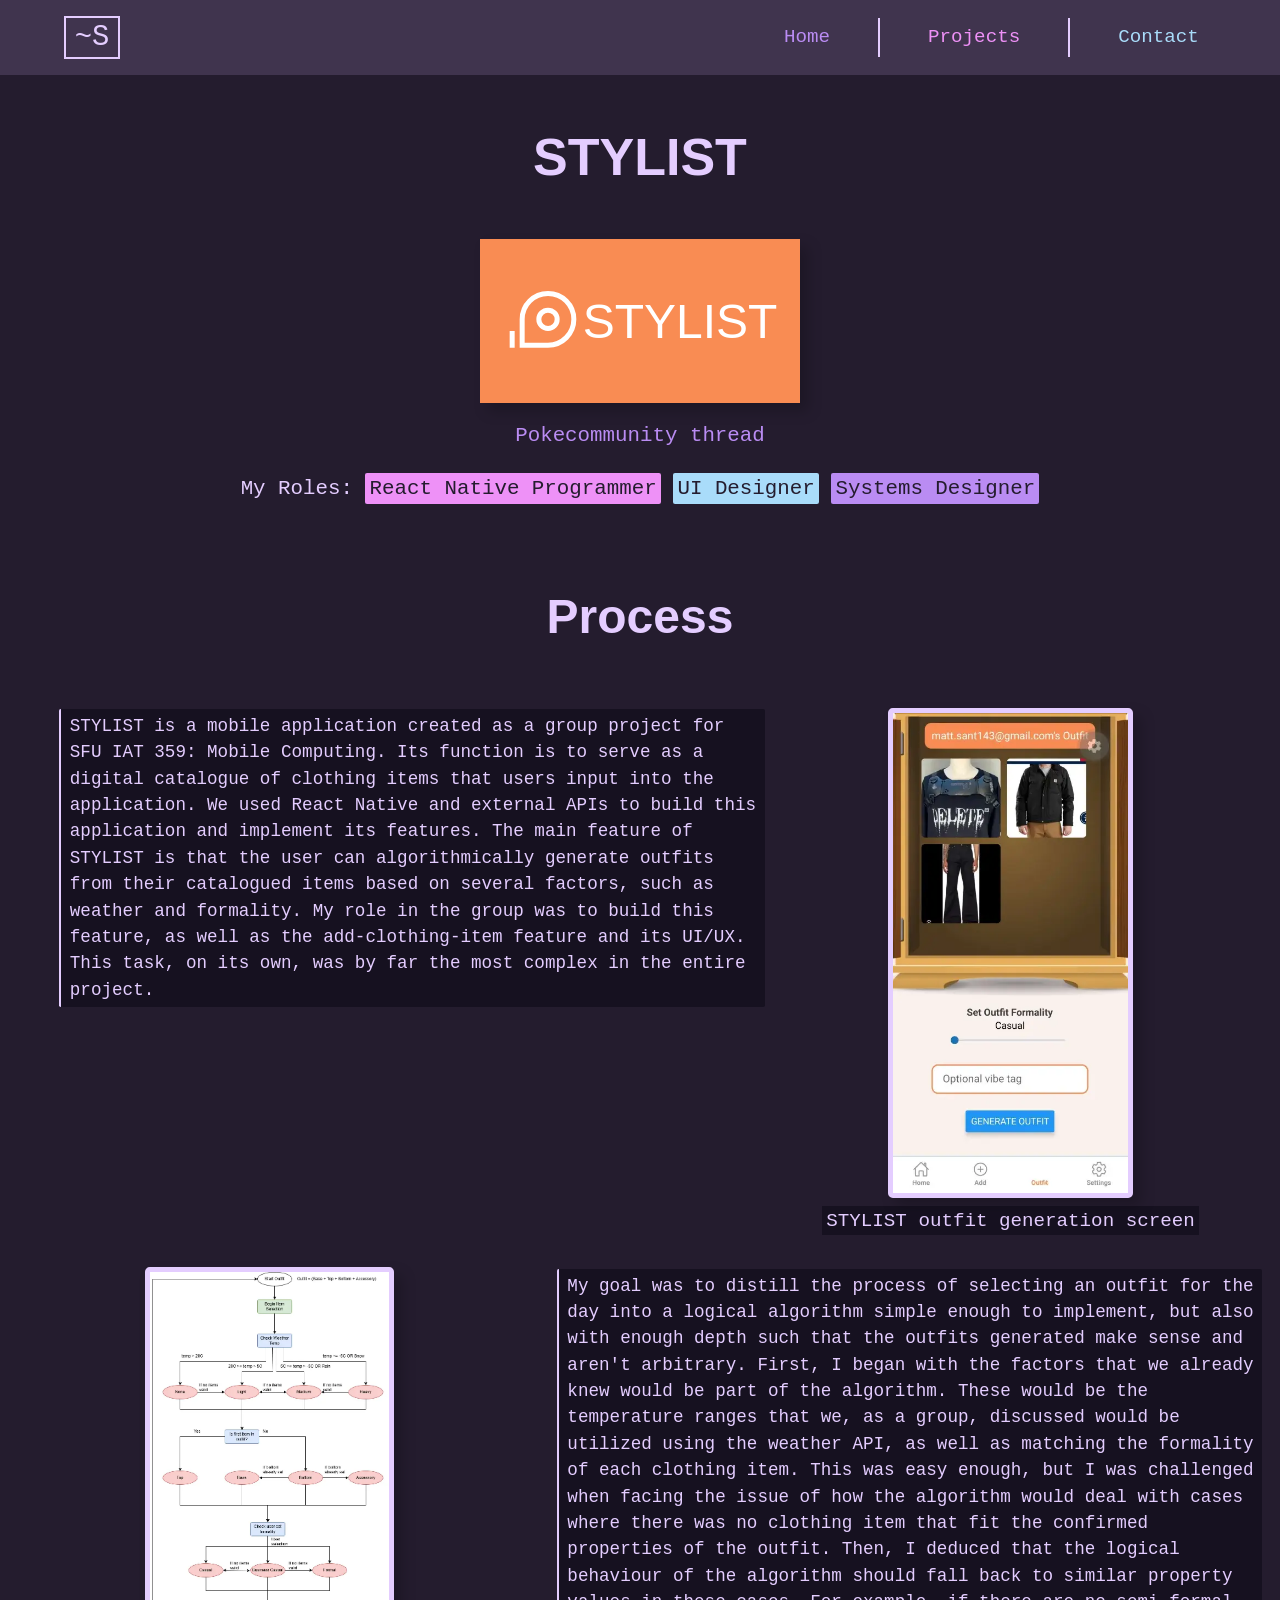
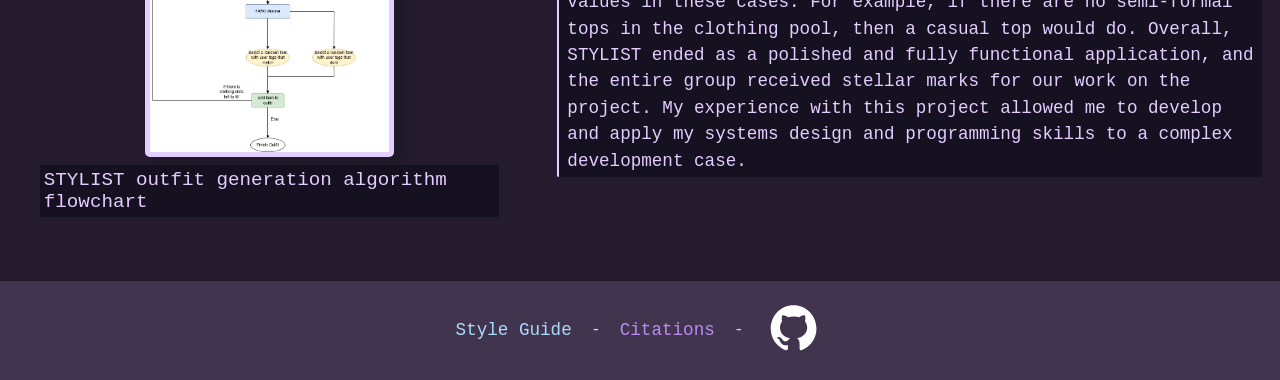
<file: pages/stylist.html>
<!DOCTYPE html>
<html lang="en">
<head>
    <meta charset="UTF-8">
    <meta name="viewport" content="width=device-width, initial-scale=1.0">
    <title>Shiloh Santiago</title>
    <link rel="stylesheet" href="../styles/base.css">
    <link rel="stylesheet" href="../styles/project.css">
    <link rel="stylesheet" href="../styles/home.css">
    <script src="../scripts/base.js" defer></script>
</head>
<body>
    <header>
        <img id="header-burger" src="../assets/burger_menu.svg" onclick="openNavMenu()" alt="Open menu">
        <a href="index.html" class="nav-wordmark">~S</a>
        <nav id="header-nav">
            <a class="purple" href="index.html" tabindex="0">Home</a>
            <a class="pink" href="index.html#down-icon" tabindex="0">Projects</a>
            <a class="teal" href="contact.html" tabindex="0">Contact</a>
        </nav>
    </header>
    <main>
        <div id="project-info">
            <h1 class="project-title">STYLIST</h1>
            <div class-="project-thumbnail" id="stylist-thumbnail">
                <img id="stylist-tape" src="../assets/stylist_tape.svg" alt="Stylist Tape Measure logo">
                <p id="stylist-wordmark">STYLIST</p>
            </div>
            <a class="project-link" href="https://www.pokecommunity.com/threads/pok%C3%A9mon-elite-redux-v2-65-beta-complete-%E2%80%94-unique-multi-ability-difficulty-hack.499227/">Pokecommunity thread</a>
            <p id="my-roles">My Roles: <a  class="role" href="https://en.wikipedia.org/wiki/React_Native">React Native Programmer</a> <a  class="role" href="https://en.wikipedia.org/wiki/User_interface_design">UI Designer</a> <a  class="role" href="https://en.wikipedia.org/wiki/Systems_design">Systems Designer</a></p>
        </div>
        <div id="process-container">
            <h2>Process</h2>
            <div class="process-item">
                <p class="process-desc">STYLIST is a mobile application created as a group project for SFU IAT 359: Mobile Computing. Its function is to serve as a digital catalogue of clothing items that users input into the application. We used React Native and external APIs to build this application and implement its features. The main feature of STYLIST is that the user can algorithmically generate outfits from their catalogued items based on several factors, such as weather and formality. My role in the group was to build this feature, as well as the add-clothing-item feature and its UI/UX. This task, on its own, was by far the most complex in the entire project.</p>
                <figure class="artifact">
                    <img loading="lazy" class="artifact-img" src="../assets/StylistOutfits.webp" alt="The STYLIST application, showing an outfit of black pants, a shirt, and a black work jacket">
                    <figcaption class="artifact-desc">STYLIST outfit generation screen</figcaption>
                </figure>
            </div>
            <div class="process-item">
                <p class="process-desc">My goal was to distill the process of selecting an outfit for the day into a logical algorithm simple enough to implement, but also with enough depth such that the outfits generated make sense and aren't arbitrary. First, I began with the factors that we already knew would be part of the algorithm. These would be the temperature ranges that we, as a group, discussed would be utilized using the weather API, as well as matching the formality of each clothing item. This was easy enough, but I was challenged when facing the issue of how the algorithm would deal with cases where there was no clothing item that fit the confirmed properties of the outfit. Then, I deduced that the logical behaviour of the algorithm should fall back to similar property values in these cases. For example, if there are no semi-formal tops in the clothing pool, then a casual top would do. Overall, STYLIST ended as a polished and fully functional application, and the entire group received stellar marks for our work on the project. My experience with this project allowed me to develop and apply my systems design and programming skills to a complex development case. </p>
                <figure class="artifact">
                    <img loading="lazy" class="artifact-img" src="../assets/StylistAlgo.webp" alt="Flowchart with sections depicting how to choose clothing items based off multiple factors, temperature, formality, and user tags.">
                    <figcaption class="artifact-desc">STYLIST outfit generation algorithm flowchart</figcaption>
                </figure>
            </div>
        </div>
    </main>
    <footer>
        <a href="styleguide.html"><span class="teal">Style Guide</span></a>
        <span class="dash-seperator" aria-hidden="true">-</span>
        <a href="citations.html"><span class="purple">Citations</span></a>
        <span class="dash-seperator" aria-hidden="true">-</span>
        <a  href="https://github.com/iunrr/iat339-portfolio"><img id="github-invertocat" src="../assets/GitHub_Invertocat_White_Clearspace.svg" alt="Github Logo, portfolio Github repository"></a>
    </footer>
    <nav id="menu-nav">
        <div id="menu-top">
            <a href="index.html" class="nav-wordmark" id="menu-wordmark">~S</a>
            <img id="close-menu-icon" src="../assets/close.svg" onclick="closeNavMenu()" alt="Close menu">
        </div>
        <a class="purple" href="index.html" tabindex="0">Home</a>
        <a class="pink" href="#down-icon" tabindex="0">Projects</a>
        <a class="teal" tabindex="0">Contact</a>
    </nav>
    <div id="menu-shadow" onclick="closeNavMenu()" aria-hidden="true"></div>
</body>
</html>
</file>
<file: styles/base.css>
:root {
    --primary: #241c2e;
    --primary-lighter: #40344e;
    --primary-darker: #161120;
    --accent-purple: #ba8cf3;
    --accent-pink: #ee91f7;
    --accent-teal: #a9dcfa;
    --light-text: #e4cdff;
    --stylist-orange: #F98C53;
}

body {
    background-color: var(--primary);
    font-family: 'Consolas', 'Courier New', Courier, monospace;
    color: var(--light-text);
    display: flex;
    flex-flow: column;
    margin: 0;
    box-sizing: border-box;
    align-items: center;
    overflow-x: hidden;
}

section, main {
    width: 100vw;
    padding-bottom: 3em;
    display: flex;
    flex-flow: column;
    align-items: center;
}

h1, h2, h3 {
    font-family: Roboto, Arial, Helvetica, sans-serif;
    font-weight: bold;
    text-align: center;
    margin: 1em;
}

h1 {
    font-size: 3.25em;
}

h2 {
    font-size: 3em;
}

h3 {
    font-size: 2em;
}

@media screen and ((width < 600px) or (orientation: portrait)) {
    h1 {
        font-size: 2.75em;
    }

    h2 {
        font-size: 2.5em;
    }

}

p {
    font-size: 1.1em;
    max-width: 65ch;
    line-height: 1.5em;
    margin: 1.5em;
    padding: 0.2em 0.5em;
    border-left: 2px solid var(--light-text);
    border-radius: 0.1em;
}

.pink {
    color: var(--accent-pink)
}

.purple {
    color: var(--accent-purple)
}

.teal {
    color: var(--accent-teal)
}

ul {
    all:unset;
    list-style: none;
}

.blinking {
    animation-name: blink;
    animation-duration: 3s;
    animation-timing-function: steps(2);
    animation-iteration-count: infinite;
}

@keyframes blink {
    0% {
        opacity: 0%;
    }
    100% {
        opacity: 100%;
    }
}

header {
    display: flex;
    flex-flow: row;
    justify-content: space-between;
    align-items: center;
    width: 90vw;
    padding: 1em 5vw;
    color: var(--light-text);
    background-color: var(--primary-lighter);
    position: sticky;
    top: 0;
    z-index: 2;
}

#header-burger {
    display: none;
    width: 2em;
    cursor: pointer;
}

#close-menu-icon{
    width: 2em;
    cursor: pointer;
}

#menu-wordmark {
    position: absolute;
    left: 50%;
    transform: translate(-50%);
}

@media screen and ((width < 600px) or (orientation: portrait)) {
    header {
        justify-content: flex-start;
    }

    #header-nav, #header-nav > a{
        display: none;
    }

    #header-burger {
        display: block;
    }

    .nav-wordmark {
        position: absolute;
        left: 50%;
        transform: translate(-50%);
    }
}

footer {
    display: flex;
    flex-flow: row;
    justify-content: center;
    align-items: center;
    width: 90vw;
    padding: 1em 5vw;
    background-color: var(--primary-lighter);
}

@media screen and (width < 500px) {
    footer {
        flex-flow: column;
        gap: 1em;
    }
    .dash-seperator {
        display: none !important;
    }
}

#header-nav {
    display: flex;
    flex-flow: row;
    max-width: 30em;
    flex-grow: 1;
    justify-items: flex-end;
    align-items: center;
}

#header-nav > a {
    max-width: 5em;
    font-size: 1.2em;
    padding: 0 2.5em;
    height: 2em;
    line-height: 2em;
}

#header-nav > a:hover, #header-nav > a:focus, #menu-nav > a:hover, #menu-nav > a:focus {
    background-color: var(--primary-lighter);
    color: var(--light-text);
    transition-duration: 0.1s;
}

#header-nav > a:nth-child(-n + 2) {
    border-right: 2px solid var(--light-text);
}

#menu-nav > a {
    width: 50%;
    text-align: center;
    font-size: 1.3em;
}

#menu-nav > a:nth-child(-n + 3) {
    padding-bottom: 2em;
    border-bottom: 2px solid var(--light-text);
}

#menu-nav {
    display: none;
    flex-flow: column;
    align-items: center;
    background-color: var(--primary-lighter);
    color: var(--light-text);
    width: 80vw;
    height: 100vh;
    position: fixed;
    top: 0;
    left: 0;
    z-index: 3;
    overscroll-behavior: contain;
    overflow: hidden;
    gap: 2em;
}

#menu-shadow {
    position: fixed;
    display: none;
    width: 100vw;
    height: 100vh;
    top: 0;
    left: 0;
    background-color: rgba(0,0,0,0.4);
    z-index: 2;
    overscroll-behavior: contain;
    overflow: hidden;
}

#menu-top {
    width: calc(100% - 2em);
    display: flex;
    flex-flow: row;
    align-items: center;
    justify-content: space-between;
    padding: 1em;
}

a{
    all:unset;
    z-index: 0;
}

a:hover, a:focus {
    text-decoration: underline;
    cursor: pointer;
    background-color: rgba(255, 255, 255, 0.07);
}

.nav-wordmark {
    font-size: 1.8em;
    border: 2px solid var(--light-text);
    padding: 0.1em 0.3em;
}

.button {
    background-color: var(--light-text);
    color: var(--primary);
    padding: 0.5em;
    border-radius: 0.1em;
    filter: drop-shadow(0.5rem 0.5rem 7px rgba(0,0,0,0.2));
    transition-duration: 0.3s, 0.1s;
    transition-timing-function: ease-in;
    transition-property: background-color, color;
}

.button:hover {
    color: var(--primary);
    background-color: var(--accent-purple);
}

.dash-seperator {
    all:unset;
    margin: 0em 2ch;
}

footer > a {
    font-size: 1.1em;
}

#github-invertocat {
    width: 3.5em;
}
</file>
<file: styles/home.css>
#name-title {
    font-size: 3.5em;
    margin: 1em;
}

@media screen and ((width < 600px) or (orientation: portrait)) {
    #name-title {
        font-size: 3em;
    }

    .bio {
        font-size: 1.1em !important;
    }
}

#projects-heading {
    margin: 1em;
}

.bio {
    font-size: 1.4em;
    background-color: var(--primary-darker);
}

#project-section {
    background-color: var(--primary-darker);
    padding-bottom: 5em;
}

.project-card {
    width: 23em;
    height: 31em;
    background-color: var(--primary-lighter);
    filter: drop-shadow(1rem 1rem 10px rgba(0,0,0,0.3));
    border-radius: 0.5em;
    display: flex;
    flex-flow: column;
    align-items: center;
    justify-content: space-between;
    padding: 2em 1em;
}

#stylist-thumbnail {
    background-color: var(--stylist-orange);
    width: 20em;
    height: 10em;
    display: flex;
    justify-content: center;
    align-items: center;
    flex-flow: row;
    filter: drop-shadow(0.5rem 0.5rem 7px rgba(0,0,0,0.2));
}

#stylist-wordmark {
    all: unset;
    font-size: 3em;
    font-family: Arial, Helvetica, sans-serif;
    color: white;
}

.project-desc{
    background-color: var(--primary);
}

#project-container {
    display: flex;
    flex-flow: row wrap;
    align-items: center;
    gap: 6em;
}

@media screen and ((width < 950px) or (orientation: portrait)) {
    #project-container {
        flex-flow: column;
    }
}

#er-title {
    max-width: 20em;
    filter: drop-shadow(0.5rem 0.5rem 7px rgba(0,0,0,0.2));
}

#er-button:hover, #er-button:focus {
    color: white;
}

#er-button:hover {
    background-color: #19271b;
}

#er-button:focus {
    background-color: #3c6b43;
}

#er-card, #er-desc, #stylist-card, #stylist-desc {
    pointer-events: none;
    transition-duration: 0.3s, 0.1s;
    transition-timing-function: ease-in;
    transition-property: background-color, color;
}

#er-card #er-button, #er-desc #er-button, #stylist-card #stylist-button, #stylist-desc #stylist-button {
    pointer-events: auto;
}

#er-card:hover, #er-card:focus {
    background-color: #2b462f;
}

#er-card:hover #er-desc {
    border-left: 2px solid white;
    color: white;
    background-color: #19271b;
}

#stylist-button:hover, #stylist-button:focus {
    background-color: var(--stylist-orange);
    color: white;
}

#stylist-card:hover, #stylist-card:focus {
    background-color: #613923;
}

#stylist-card:hover #stylist-desc {
    border-left: 2px solid white;
    color: white;
    background-color: #3b1f10;
}

@media screen and (width < 500px){
    .project-card {
        width: 19em;
        height: 27em;
        padding: 2em 0em;
    }

    #stylist-thumbnail, #er-title {
        width: 15em;
    }

    #stylist-thumbnail {
        height: 7.5em;
    }

    #stylist-wordmark {
        font-size: 2em;
    }

    .project-desc {
        font-size: 1em;
    }
}
</file>
<file: styles/citations.css>
.citation-container {
    display: flex;
    flex-flow: row;
    align-items: center;
}

main {
    padding-bottom: 28vh;
}

.citation-item {
    display: flex;
    flex-flow: column;
    align-items: center;
}

.citation-desc {
    background-color: var(--primary-darker);
}
</file>
<file: styles/contact.css>
.contact-container {
    display: flex;
    flex-flow: row;
    align-items: center;
}

@media screen and (orientation: portrait) {
    .contact-container {
        flex-flow: column;
    }
}

.contact-item {
    display: flex;
    flex-flow: column;
    align-items: center;
    width: 25em;
}

.contact-desc {
    background-color: var(--primary-darker);
}

.contact-section {
    display: flex;
    flex-flow: row;
    align-items: center;
    gap: 5em;
    height: 60vh;
}

@media screen and (orientation: portrait) {
    .contact-section {
        flex-flow: column;
        align-items: center;
        gap: 2em;
    }
}

.contact-img {
    width: 8em;
}
</file>
<file: styles/project.css>
#project-info, #process-container {
    display: flex;
    flex-flow: column;
    align-items: center;
}

.process-item {
    display: flex;
    flex-flow: row;
    align-items: flex-start;
}

.process-desc {
    background-color: var(--primary-darker);
    margin: 1em;
}

@media screen and ((width < 700px) or (orientation: portrait)){
    .process-item {
        flex-flow: column;
        align-items: center;
    }

    .process-item:nth-child(odd) > .artifact {
        order: 0 !important;
    }
}

@media screen and ((365px <= width < 700px)) {
    .process-desc {
        font-size: 1.05em;
    }
}

@media screen and (width < 400px) {
    .process-desc {
        font-size: 0.95em;
        max-width: 90vw;
    }

    .artifact-img {
        max-width: 70vw !important;
    }

    .artifact {
        overflow: hidden;
        max-width: 100vw;
    }

    .project-info {
        max-width: 100vw;
    }

    .project-title {
        font-size: 2em;
    }

    .process-item {
        max-width: 100vw;
    }

    #process-container {
        max-width: 100vw;
    }
}

.process-item:nth-child(odd) > .artifact {
    order: -1;
}

.artifact-img {
    max-width: 25em;
    max-height: 30em;
    filter: drop-shadow(0.5rem 0.5rem 7px rgba(0,0,0,0.2));
    border: 5px solid var(--light-text);
    border-radius: 0.3em;
}

.artifact {
    display: flex;
    flex-flow: column;
    align-items: center;
    gap: 0.5em;
}

.artifact-desc, .project-link {
    font-size: 1.2em;
}

.artifact-desc {
    color: var(--light-text);
    background-color: var(--primary-darker);
    padding: 0.2em;
}

.project-link {
    margin: 1em 1em 0em 1em;
    color: var(--accent-purple);
    font-size: 1.3em;
    text-align: center;
}

#my-roles {
    border: 0;
    font-size: 1.3em;
    padding: 0;
    margin: 1em 1em 1.5em 1em;
    text-align: center;
    line-height: 2em;
}

a.role {
    border-radius: 0.1em;
    padding: 0.2em;
    transition-duration: 0.1s, 0.1s;
    transition-timing-function: ease-in;
    text-decoration: none;
    text-wrap: nowrap;
    color: var(--primary);
}

.role:hover, .role:focus {
    background-color: var(--light-text) !important;
}

.role:nth-child(1) {
    background-color: var(--accent-pink);

}

.role:nth-child(2) {
    background-color: var(--accent-teal);
}

.role:nth-child(3) {
    background-color: var(--accent-purple);
}

.project-thumbnail {
    max-width: 70vw;
}


#stylist-thumbnail {
    background-color: var(--stylist-orange);
    width: 35vw;
    min-width: 18em;
    height: 20vw;
    min-height: 10.29em;
    display: flex;
    justify-content: center;
    align-items: center;
    flex-flow: row;
    filter: drop-shadow(0.5rem 0.5rem 7px rgba(0,0,0,0.2));
}

#stylist-wordmark {
    all: unset;
    font-size: 5em;
    font-family: Arial, Helvetica, sans-serif;
    color: white;
}


@media screen and (width < 1250px) {
    #stylist-wordmark {
        font-size: 3em;
    }

    #stylist-tape {
        width: 3em !important;
        height: 3em !important;  
    }
}

#stylist-tape {
    width: 5em;
    height: 5em;
}
</file>
<file: styles/styleguide.css>
h1 {
    margin-bottom: 0.5em;
}

h2 {
    margin: 0.2em;
}

p {
    background-color: var(--primary-darker);
}


pre {
    font-size: 1.2em;
    background-color: var(--primary-darker);
    text-align: left;
    text-wrap: wrap;
    max-width: 80vw;
    padding: 0.5em;
}

.style-item {
    max-width: 80vw;
    margin-bottom: 2em;
}

.style-item:not(:last-child) {
    border-bottom: 2px solid var(--light-text);
}
</file>
